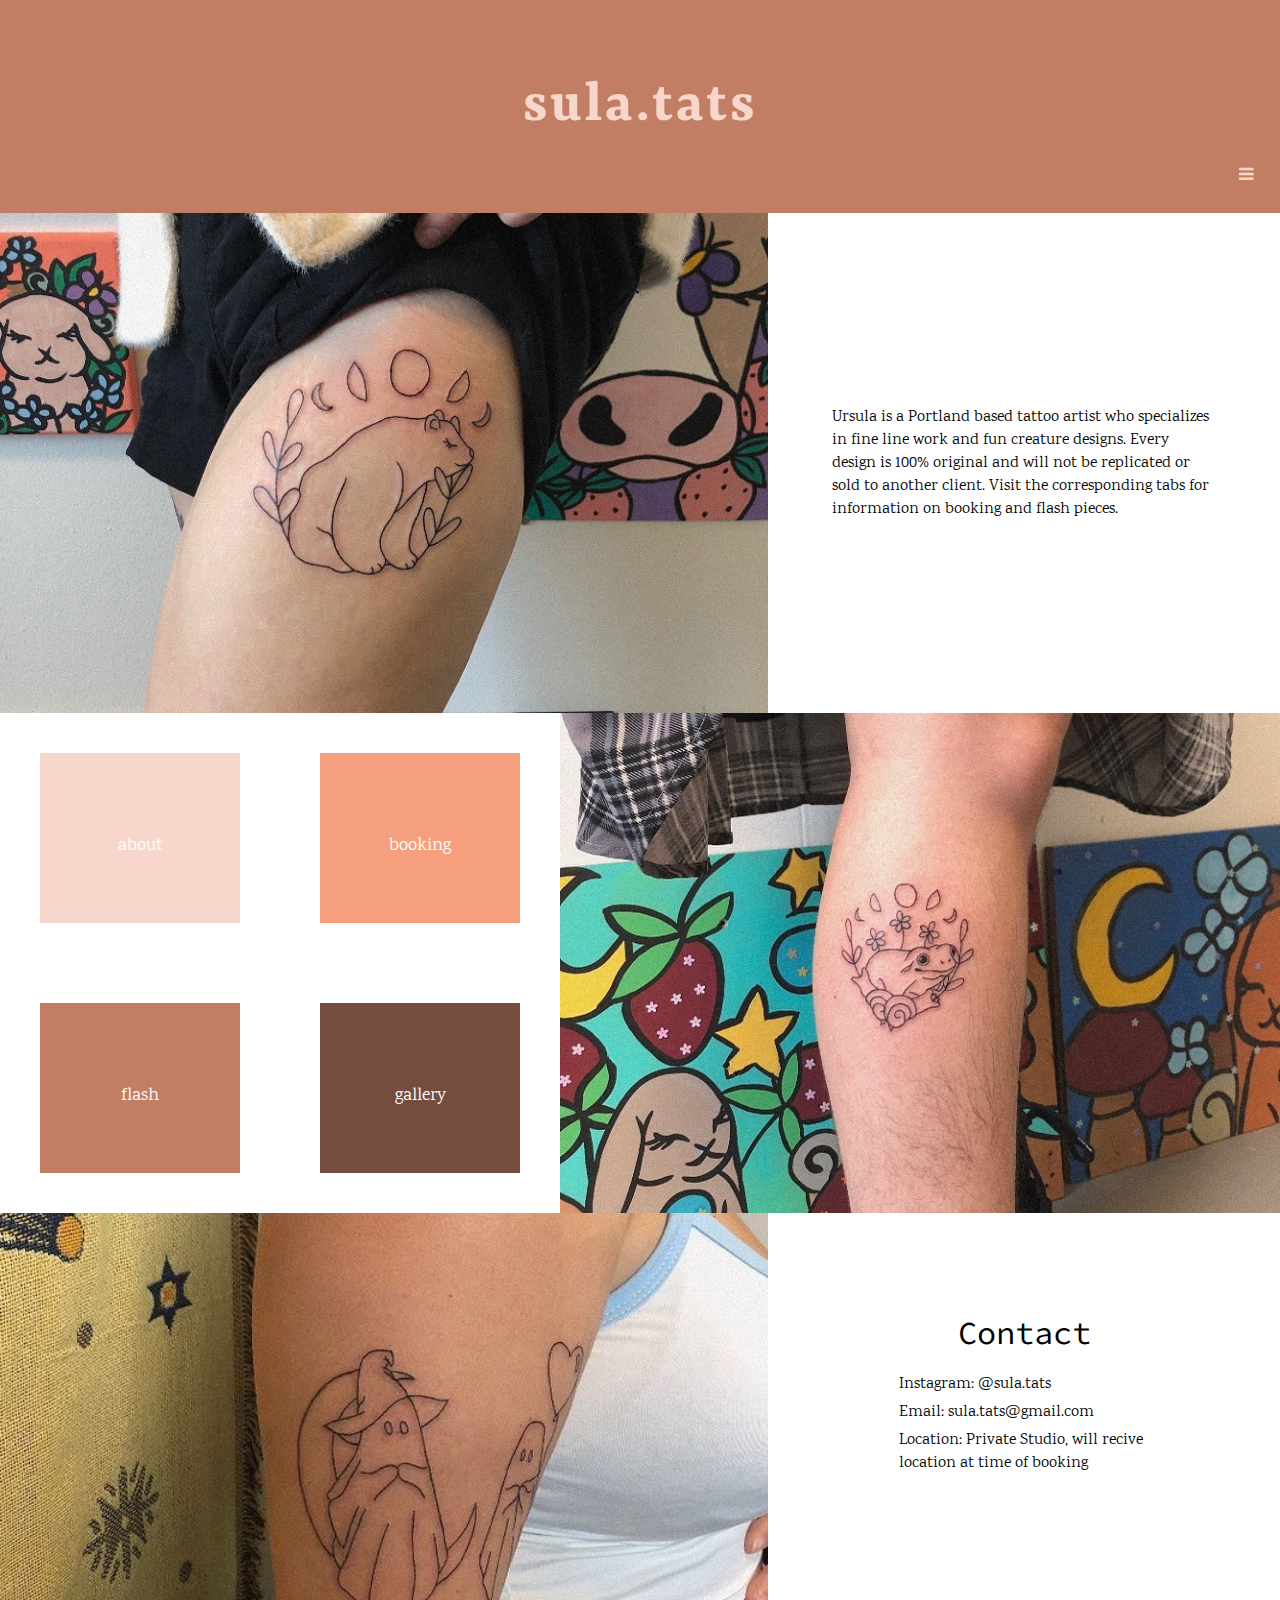
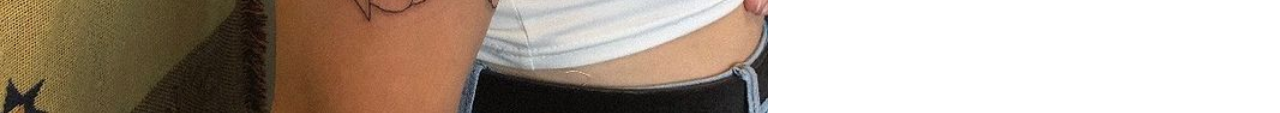
<file: index.html>
<!DOCTYPE html>
<html>

<head>
  <meta charset="utf-8" />
  <meta name="viewport" content="width=device-width" />
  <title>sula.tats</title>
  <!-- Load an icon library to show a hamburger menu (bars) on small screens -->
  <link rel="stylesheet" href="https://cdnjs.cloudflare.com/ajax/libs/font-awesome/4.7.0/css/font-awesome.min.css" />
  <link href="style.css" rel="stylesheet" type="text/css" />
</head>

<body>
  <!-- Top Navigation Menu -->
  <div class="topnav">
    <div class="header">
      <h1>sula.tats</h1>
    </div>
    <!-- Navigation links (hidden by default) -->
    <div id="myLinks">
      <a href="index.html">home</a>
      <a href="about.html">about</a>
      <a href="booking.html">booking</a>
      <a href="flash.html">flash</a>
      <a href="gallery.html">gallery</a>
    </div>
    <!-- "Hamburger menu" / "Bar icon" to toggle the navigation links -->
    <a href="javascript:void(0);" class="icon" onclick="myFunction()">
      <i class="fa fa-bars"></i>
    </a>
  </div>
  <section class="animals">
    <div class="left">
      <img class="crop" src="images/bears.jpg" />
    </div>
    <div class="right">
      <p>Ursula is a Portland based tattoo artist who specializes in fine line work and fun creature designs. Every
        design is 100% original and will not be replicated or sold to another client. Visit the corresponding tabs for
        information on booking and flash pieces.</p>
    </div>
  </section>
  <section class="aparitions">
    <div class="left">
      <div class="about"><a href="about.html">about</a></div>
      <div class="booking"><a href="booking.html">booking</a></div>
      <div class="flash"><a href="flash.html">flash</a></div>
      <div class="gallery"><a href="gallery.html">gallery</a></div>
    </div>
    <div class="right"><img class="crop" src="images/frog1.jpg" /></div>
  </section>
  <section class="flora">
    <div class="left">
      <img class="crop" src="images/ghost1.jpg" />
    </div>
    <div class="right">
      <hi class="contact">Contact</hi>
      <ul>
        <li>Instagram: @sula.tats</li>
        <li>Email: sula.tats@gmail.com</li>
        <li>Location: Private Studio, will recive location at time of booking</li>
      </ul>
    </div>
  </section>
  <script src="script.js"></script>
</body>

</html>
</file>
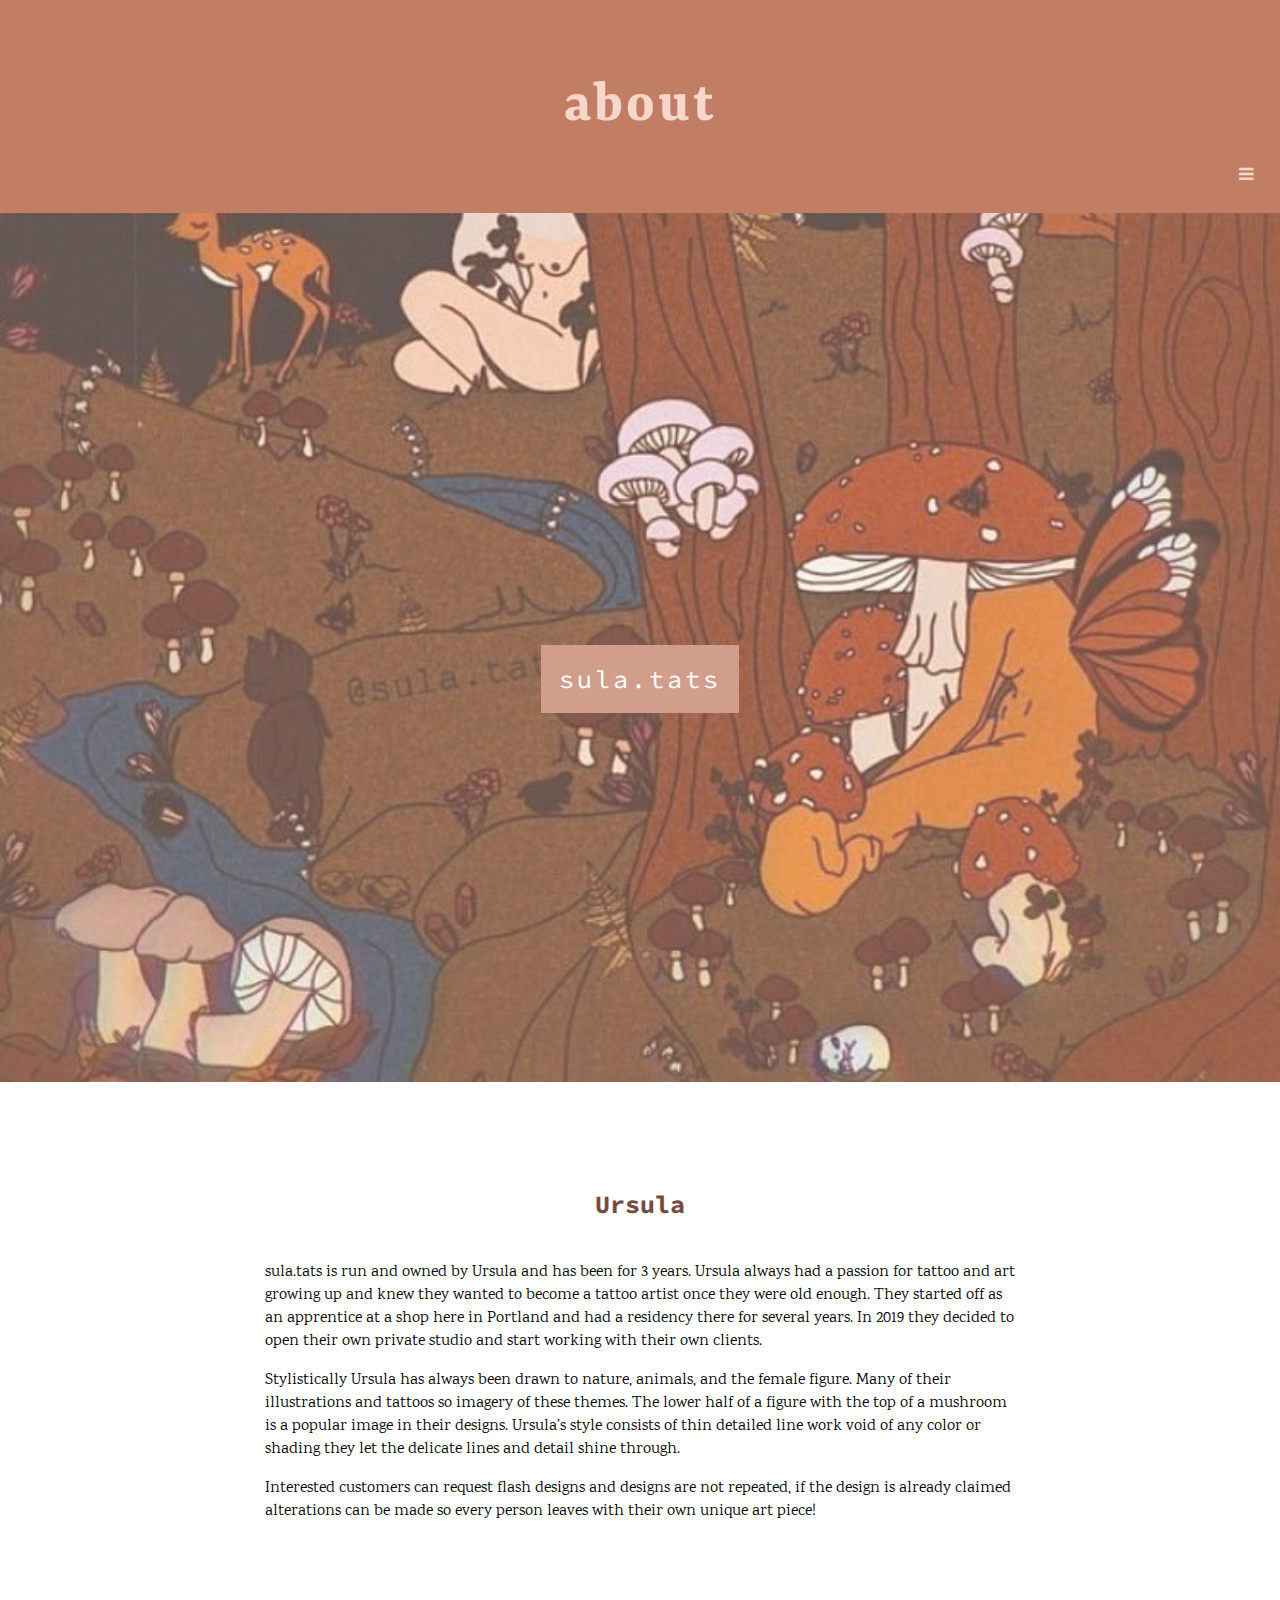
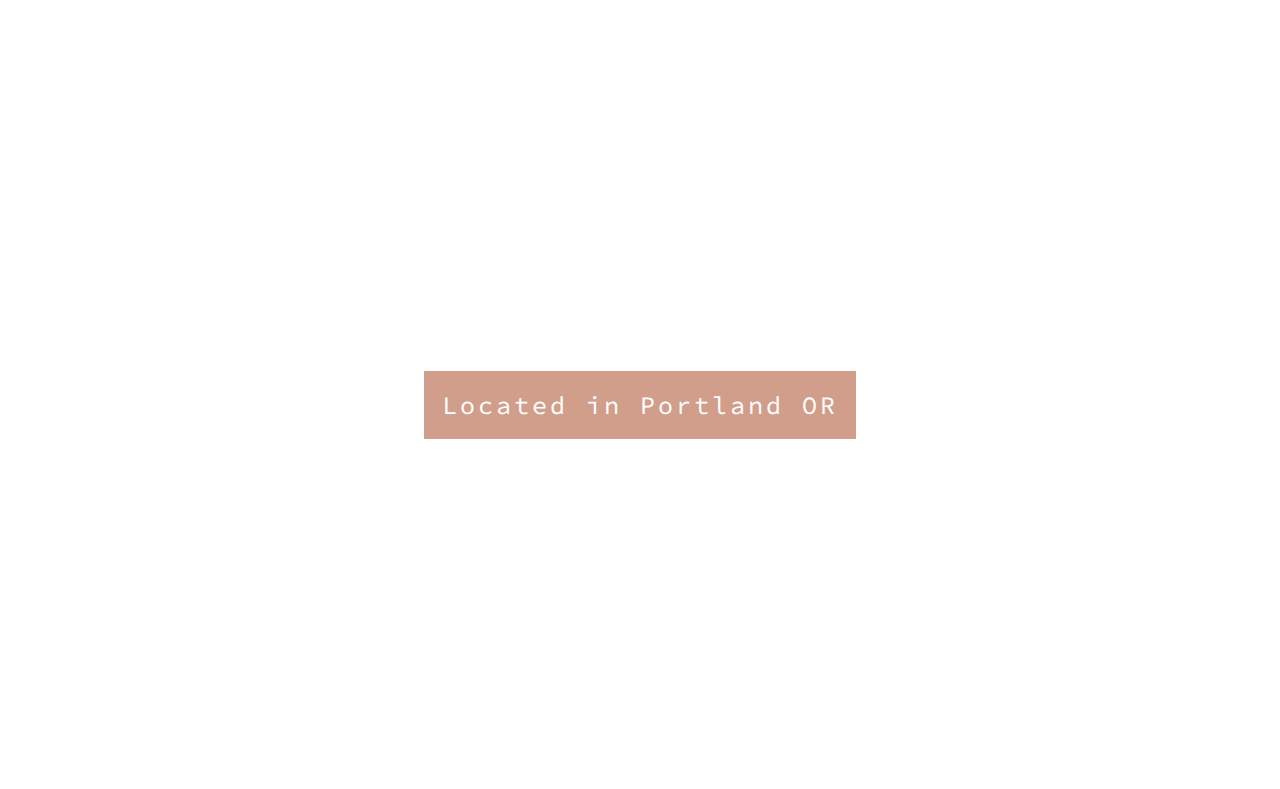
<file: about.html>
<!DOCTYPE html>
<html>

<head>
	<meta charset="utf-8">
	<meta name="viewport" content="width=device-width">
	<title>about</title>
	<!-- Load an icon library to show a hamburger menu (bars) on small screens -->
	<link rel="stylesheet" href="https://cdnjs.cloudflare.com/ajax/libs/font-awesome/4.7.0/css/font-awesome.min.css">
	<link href="style.css" rel="stylesheet" type="text/css" />
</head>

<body>
	<!-- Top Navigation Menu -->
	<div class="topnav">
		<div class="header">
			<h1>about</h1>
		</div>
		<!-- Navigation links (hidden by default) -->
		<div id="myLinks">
			<a href="index.html">home</a>
			<a href="about.html">about</a>
			<a href="booking.html">booking</a>
			<a href="flash.html">flash</a>
			<a href="gallery.html">gallery</a>
		</div>
		<!-- "Hamburger menu" / "Bar icon" to toggle the navigation links -->
		<a href="javascript:void(0);" class="icon" onclick="myFunction()">
			<i class="fa fa-bars"></i>
		</a>
	</div>
	<div class="bgimg-1">
		<div class="caption">
			<span class="border">sula.tats</span>
		</div>
	</div>

	<div class="artistblirb">
		<h3 class="artisttitle">Ursula</h3>
		<div class="para">
		<p>sula.tats is run and owned by Ursula and has been for 3 years. Ursula always had a passion for tattoo and art growing up and knew they wanted to become a tattoo artist once they were old enough. They started off as an apprentice at a shop here in Portland and had a residency there for several years. In 2019 they decided to open their own private studio and start working with their own clients. 
		</p>
		<p>Stylistically Ursula has always been drawn to nature, animals, and the female figure. Many of their illustrations and tattoos so imagery of these themes. The lower half of a figure with the top of a mushroom is a popular image in their designs. Ursula’s style consists of thin detailed line work void of any color or shading they let the delicate lines and detail shine through.
		</p>
		<p>Interested customers can request flash designs and designs are not repeated, if the design is already claimed alterations can be made so every person leaves with their own unique art piece!
		</p>
		</div>
	</div>
	<div class="bgimg-2">
		<div class="caption">
			<span class="border">Located in Portland OR</span>
		</div>
	</div>
	<script src="script.js">
	</script>
</body>

</html>
</file>
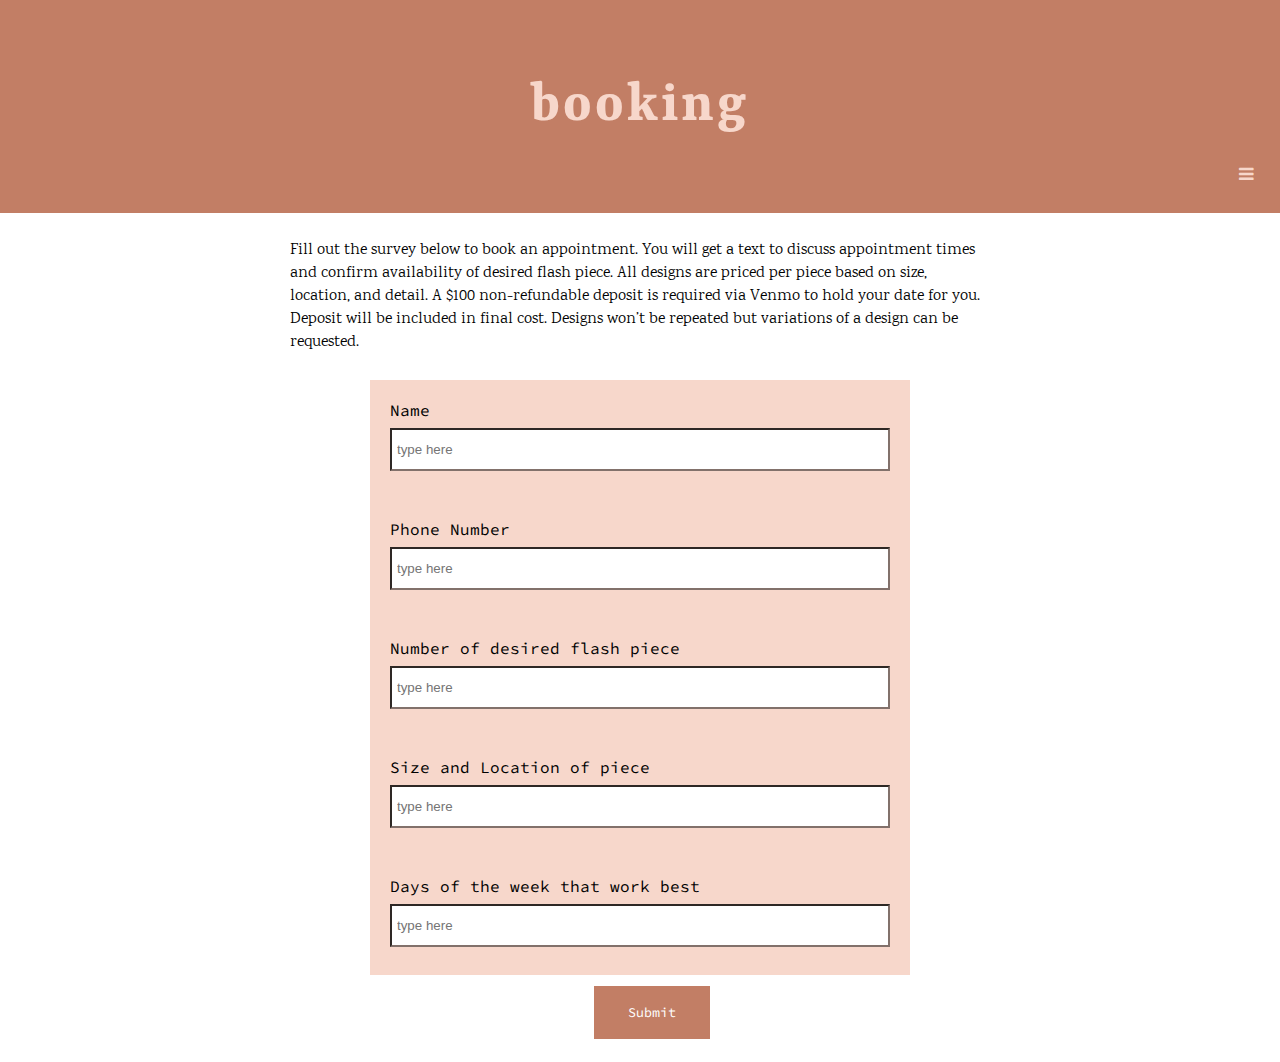
<file: booking.html>
<!DOCTYPE html>
<html>

<head>
  <meta charset="utf-8">
  <meta name="viewport" content="width=device-width">
  <title>booking</title>
  <!-- Load an icon library to show a hamburger menu (bars) on small screens -->
  <link rel="stylesheet" href="https://cdnjs.cloudflare.com/ajax/libs/font-awesome/4.7.0/css/font-awesome.min.css">
  <link href="style.css" rel="stylesheet" type="text/css" />
</head>

<body>

  <!-- Top Navigation Menu -->
  <div class="topnav">
    <div class="header">
      <h1>booking</h1>
    </div>
    <!-- Navigation links (hidden by default) -->
    <div id="myLinks">
      <a href="index.html">home</a>
      <a href="about.html">about</a>
      <a href="booking.html">booking</a>
      <a href="flash.html">flash</a>
      <a href="gallery.html">gallery</a>
    </div>
    <!-- "Hamburger menu" / "Bar icon" to toggle the navigation links -->
    <a href="javascript:void(0);" class="icon" onclick="myFunction()">
      <i class="fa fa-bars"></i>
    </a>
  </div>
  </div>

  <section class="infop">
    <div class="binfo">
      <p> Fill out the survey below to book an appointment. You will get a text to discuss appointment times and confirm
        availability of desired flash piece. All designs are priced per piece based on size, location, and detail. A
        $100 non-refundable deposit is required via Venmo to hold your date for you. Deposit will be included in final
        cost. Designs won’t be repeated but variations of a design can be requested.
      </p>
    </div>
  </section>


  <section class="form">
    <form id="sula-form">

      <div class="input">
        <label>Name</label>
        <input type="text" name="name" placeholder="type here" />
      </div>

      <div class="input">
        <label>Phone Number</label>
        <input type="text" name="phone_number" placeholder="type here" />
      </div>

      <div class="input">
        <label>Number of desired flash piece</label>
        <input type="text" name="flash_number" placeholder="type here" />
      </div>

      <div class="input">
        <label>Size and Location of piece</label>
        <input type="text" name="size_and_location" placeholder="type here" />
      </div>

      <div class="input">
        <label>Days of the week that work best</label>
        <input type="text" name="best_days" placeholder="type here" />
      </div>

      <div class="submit">
        <button type="submit" type=reset id="submit-form">Submit</button>
      </div>
    </form>
  </section>
  <script src="script.js">

  </script>
</body>

</html>
</file>
<file: style.css>
@import url("https://fonts.googleapis.com/css2?family=Karma&family=Rasa&family=Source+Code+Pro:wght@300&display=swap");

html {
  font-family: "Karma", serif;
}

.header {
  padding: 30px;
  text-align: center;
  background: #c27e65;
  color: #f7d7cb;
  font-size: 30px;
  font-family: "Rasa", serif;
  letter-spacing: 3px;
}

* {
  box-sizing: border-box;
}

img {
  width: 100%;
}

.crop {
  height: 500px;
  object-fit: cover;
  margin: 0;
}

.animals,
.aparitions,
.flora {
  display: flex;
}

.animals .left,
.flora .left,
.aparitions .right {
  flex: 60%;
  display: flex;
}

.animals .right,
.flora .right {
  flex: 40%;
  padding: 60px;
}

.animals .right {
  width: 360px;
  align-self: center;
  text-align: left;
  padding: 5%;
}

.aparitions .left {
  flex: 400px;
  display: grid;
  grid-template-columns: 280px 280px;
}

.aparitions .left div {
  text-align: center;
  margin: 40px;
}

.aparitions .left a {
  display: inline-block;
  color: white;
  text-decoration: none;
  font-size: 110%;
  height: 100%;
  width: 100%;
  margin-top: 80px;
}

.aparitions .left .button {
  margin: 0;
  padding: 0;
}

.button {
  border: none;
  color: white;
  text-align: center;
  text-decoration: none;
  font-size: 110%;
  cursor: pointer;

  margin-right: 20px;
  font-family: "Source Code Pro", monospace;
}

.about {
  background-color: #f7d7cb;
}

.booking {
  background-color: #f59f7f;
}

.flash {
  background-color: #c27e65;
}

.gallery {
  background-color: #754c3d;
}

.right {
  display: flex;
  flex-direction: column;
}

.contact {
  font-family: "Source Code Pro", monospace;
  font-size: 200%;
  align-self: center;
  margin-top: 10%;
}

ul {
  list-style-type: none;
  margin: 10px 0;
  padding: 5px;
  align-self: center;
}

li {
  margin: 5px 0px;
  max-width: 250px;
}

/* Style the navigation menu */
.topnav {
  overflow: hidden;
  background-color: #f7d7cb;
  position: relative;
}

/* Hide the links inside the navigation menu (except for logo/home) */
.topnav #myLinks {
  display: none;
}

/* Style navigation menu links */
.topnav a {
  color: #754c3d;
  padding: 14px 16px;
  text-decoration: none;
  font-size: 17px;
  display: block;
  text-align: right;
}

/* Style the hamburger menu */
.topnav a.icon {
  color: #f7d7cb;
  background: #c27e65;
  display: block;
  position: absolute;
  top: 150px;
  right: 10px;
}

/* Add a background color on mouse-over */
.topnav a:hover {
  background-color: #e7c7bb;
  color: #754c3d;
}

.collection {
  flex: 40%;
  padding: 20px;
  display: flex;
  flex-wrap: wrap;
  justify-content: center;
  align-content: space-around;
  margin: 5%;
  margin-top: 1%;
}

div.wall {
  margin: 20px;
  float: left;
  width: 250px;
  flex: 1 0 21%;
}

div.wall img {
  width: 100%;
  height: auto;
}

.binfo {
  max-width: 700px;
  margin: auto;
  margin-top: 2%;
  margin-bottom: 2%;
}

form {
  display: flex;
  flex-direction: column;
  align-items: center;
  margin-top: 1%;
}

.input {
  padding: 20px;
  background-color: #f7d7cb;
}

input[type="text"] {
  width: 500px;
  padding: 12px 5px;
  margin: 8px 0;
  box-sizing: border-box;
  border-color: #82716b;
}

input[type="text"]:focus {
  border: 3px solid #555;
}

label {
  display: block;
  font-family: "Source Code Pro", monospace;
}

button,
input[type="submit"],
input[type="reset"] {
  background-color: #c27e65;
  border: none;
  color: white;
  padding: 16px 32px;
  text-decoration: none;
  margin: 10%;
  cursor: pointer;
  font-family: "Source Code Pro", monospace;
  margin-bottom: 20%;
  border: 2px solid #c27e65;
}

button:hover,
input[type="submit"],
input[type="reset"] {
  background-color: white;
  color: #c27e65;
  border: 2px solid #c27e65;
}

body,
html {
  height: 100%;
  margin: 0;
}

.parallax {
  /* The image used */
  background-image: url("images/illustration.jpg");

  /* Full height */
  height: 100%;

  /* Create the parallax scrolling effect */
  background-attachment: fixed;
  background-position: center;
  background-repeat: no-repeat;
  background-size: cover;
}

.bgimg-1 {
  background-image: url("images/illustration.jpg");
  min-height: 100%;
  position: relative;
  opacity: 0.75;
  background-attachment: fixed;
  background-position: center;
  background-repeat: no-repeat;
  background-size: cover;
}

.bgimg-2 {
  background-image: url("images/illustration.jpg");
  min-height: 800px;
  position: relative;
  opacity: 0.75;
  background-attachment: fixed;
  background-position: center;
  background-repeat: no-repeat;
  background-size: cover;
}

.caption {
  position: absolute;
  left: 0;
  top: 50%;
  width: 100%;
  text-align: center;
  color: #000;
  font-family: "Source Code Pro", monospace;
}

.caption span.border {
  background-color: #c27e65;
  color: #fff;
  padding: 18px;
  font-size: 25px;
  letter-spacing: 3px;
  opacity: 1;
}

.artistblirb {
  display: flex;
  flex-direction: column;
  color: black;
  background-color: white;
  padding: 50px 100px;
  text-align: left;
  align-items: center;
}
.para{
  max-width: 750px;
  align-self: center;
}

.artisttitle {
  color: #754c3d;
  text-align: center;
  font-size: 25px;
  font-family: "Source Code Pro", monospace;
}

/*lightbox min css*/
.lb-loader,
.lightbox {
  text-align: center;
  line-height: 0;
  position: absolute;
  left: 0;
}

body.lb-disable-scrolling {
  overflow: hidden;
}

.lightboxOverlay {
  position: absolute;
  top: 0;
  left: 0;
  z-index: 9999;
  background-color: #000;
  filter: alpha(Opacity=80);
  opacity: 0.8;
  display: none;
}

.lightbox {
  width: 100%;
  z-index: 10000;
  font-weight: 400;
  outline: 0;
}

.lightbox .lb-image {
  display: block;
  height: auto;
  max-width: inherit;
  max-height: none;
  border-radius: 3px;
  border: 4px solid #fff;
}

.lightbox a img {
  border: none;
}

.lb-outerContainer {
  position: relative;
  width: 250px;
  height: 250px;
  margin: 0 auto;
  border-radius: 4px;
  background-color: #fff;
}

.lb-outerContainer:after {
  content: "";
  display: table;
  clear: both;
}

.lb-loader {
  top: 43%;
  height: 25%;
  width: 100%;
}

.lb-cancel {
  display: block;
  width: 32px;
  height: 32px;
  margin: 0 auto;
  background: url(../images/loading.gif) no-repeat;
}

.lb-nav {
  position: absolute;
  top: 0;
  left: 0;
  height: 100%;
  width: 100%;
  z-index: 10;
}

.lb-container>.nav {
  left: 0;
}

.lb-nav a {
  outline: 0;
  background-image: url([data-uri]);
}

.lb-next,
.lb-prev {
  height: 100%;
  cursor: pointer;
  display: block;
}

.lb-nav a.lb-prev {
  width: 34%;
  left: 0;
  float: left;
  background: url(../images/prev.png) left 48% no-repeat;
  filter: alpha(Opacity=0);
  opacity: 0;
  -webkit-transition: opacity 0.6s;
  -moz-transition: opacity 0.6s;
  -o-transition: opacity 0.6s;
  transition: opacity 0.6s;
}

.lb-nav a.lb-prev:hover {
  filter: alpha(Opacity=100);
  opacity: 1;
}

.lb-nav a.lb-next {
  width: 64%;
  right: 0;
  float: right;
  background: url(../images/next.png) right 48% no-repeat;
  filter: alpha(Opacity=0);
  opacity: 0;
  -webkit-transition: opacity 0.6s;
  -moz-transition: opacity 0.6s;
  -o-transition: opacity 0.6s;
  transition: opacity 0.6s;
}

.lb-nav a.lb-next:hover {
  filter: alpha(Opacity=100);
  opacity: 1;
}

.lb-dataContainer {
  margin: 0 auto;
  padding-top: 5px;
  width: 100%;
  border-bottom-left-radius: 4px;
  border-bottom-right-radius: 4px;
}

.lb-dataContainer:after {
  content: "";
  display: table;
  clear: both;
}

.lb-data {
  padding: 0 4px;
  color: #ccc;
}

.lb-data .lb-details {
  width: 85%;
  float: left;
  text-align: left;
  line-height: 1.1em;
}

.lb-data .lb-caption {
  font-size: 13px;
  font-weight: 700;
  line-height: 1em;
}

.lb-data .lb-caption a {
  color: #4ae;
}

.lb-data .lb-number {
  display: block;
  clear: left;
  padding-bottom: 1em;
  font-size: 12px;
  color: #999;
}

.lb-data .lb-close {
  display: block;
  float: right;
  width: 30px;
  height: 30px;
  background: url(../images/close.png) top right no-repeat;
  text-align: right;
  outline: 0;
  filter: alpha(Opacity=70);
  opacity: 0.7;
  -webkit-transition: opacity 0.2s;
  -moz-transition: opacity 0.2s;
  -o-transition: opacity 0.2s;
  transition: opacity 0.2s;
}

.lb-data .lb-close:hover {
  cursor: pointer;
  filter: alpha(Opacity=100);
  opacity: 1;
}

/* font-family: 'Karma', serif; body  
    font-family: 'Rasa', serif; title
    font-family: 'Source Code Pro', monospace; subtitle*/

@media only screen and (max-width: 1200px) {
  .crop {
    height: 400px;
  }

  .aparitions .left {
    flex: 240px;
    grid-template-columns: 210px 210px;
  }

  .aparitions .left a {
    margin-top: 50px;
  }
}

@media only screen and (max-width: 767px) {
  .animals .right {
    display: block;
    margin: 2%;
  }

  .animals .left, .flora .left {
    display: none;
  }

  .form .submit button,
  input[type="submit"],
  input[type="reset"] {
    background-color: #c27e65;
    border: none;
    color: white;
    padding: 16px 32px;
    text-decoration: none;
    margin: 10%;
    cursor: pointer;
    font-family: "Source Code Pro", monospace;
    margin-bottom: 20%;
  }

  .aparitions .left {
    display: none;
  }

  .aparitions .right img {
    max-height: 300px;
  }

  ul {
    max-width: 80%;
  }

  .flora .right {
    margin-top: 0%;
    padding: 40px;
  }

  div.wall {
    flex: 1 0 40%;
  }

  .binfo {
    max-width: 75%;
    margin-top: 5%;
    margin-bottom: 5%;
  }

  input[type="text"] {
    width: 350px;
  }

  .artistblirb {
    padding: 25px 50px;
  }

  .caption span.border {
    font-size: 20px;
  }
}
</file>
